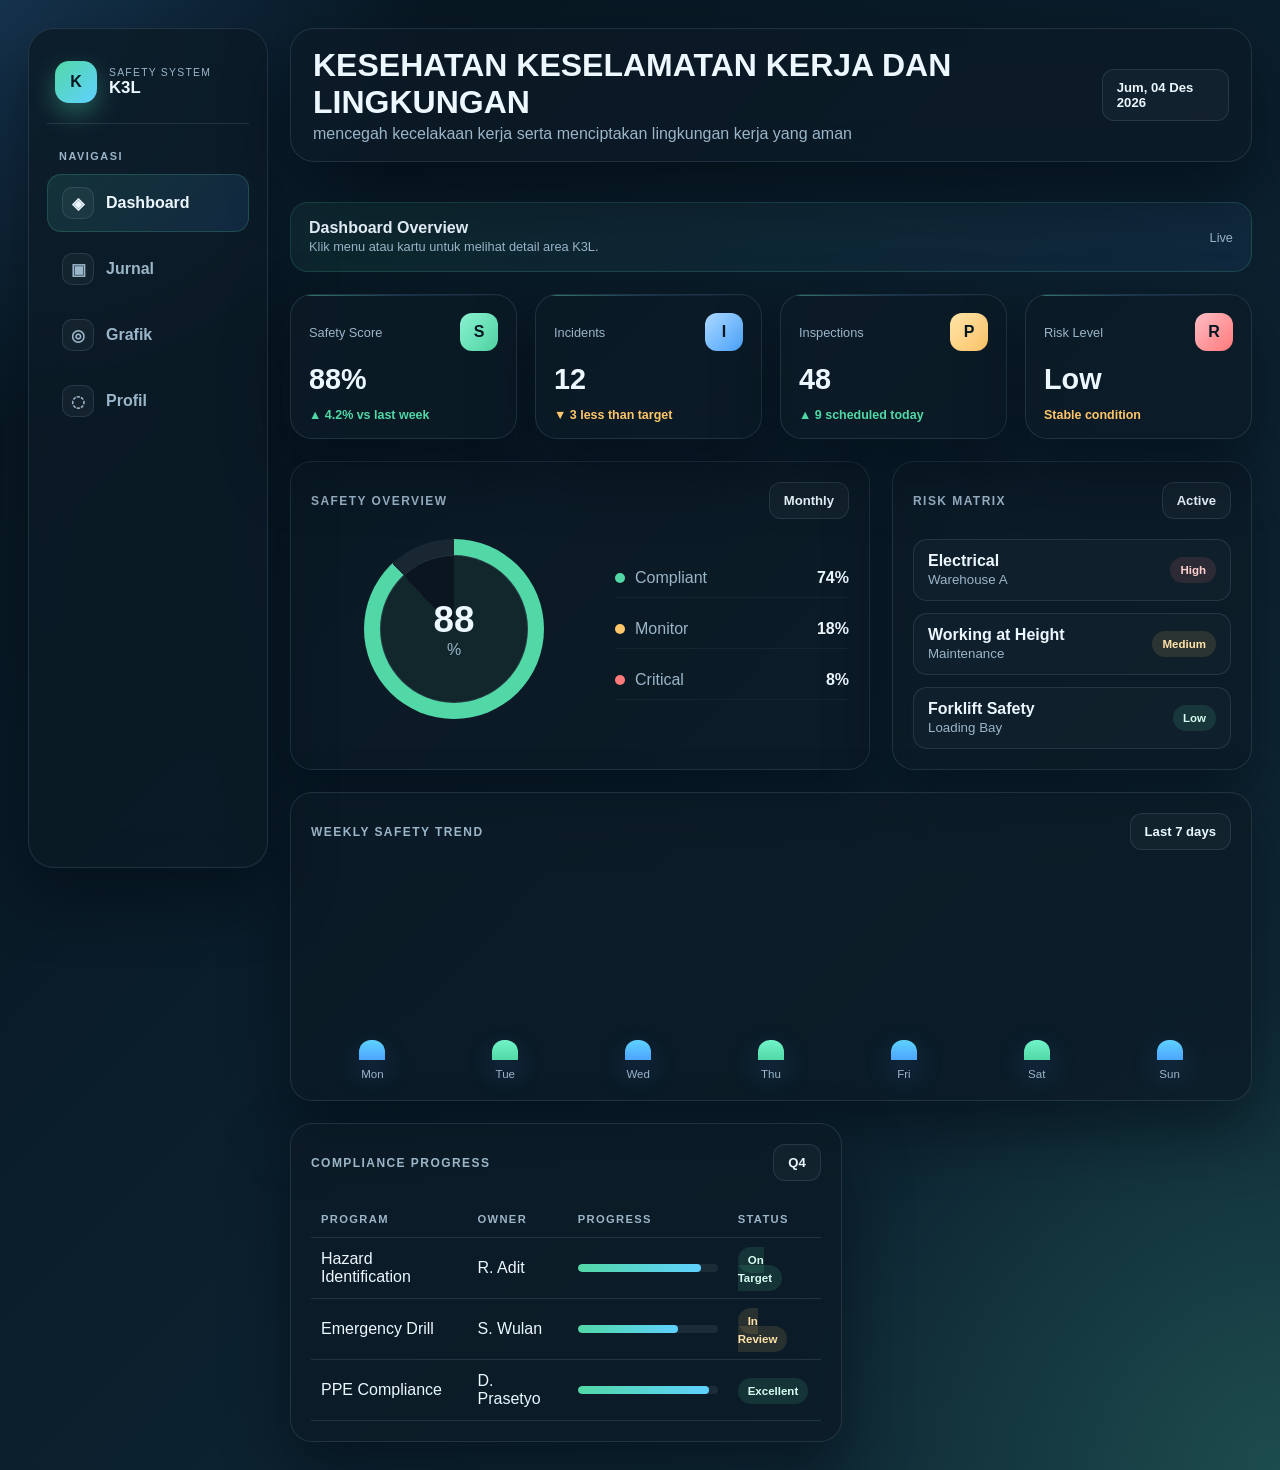
<file: website/index.html>
<!DOCTYPE html>
<html lang="id">
  <head>
    <meta charset="UTF-8" />
    <meta name="viewport" content="width=device-width, initial-scale=1.0" />
    <title>K3L Premium Dashboard</title>
   <link rel="stylesheet" href="style.css">
   <link rel="stylesheet" href="bootstrap-icons.css">
  </head>
  <body> 
    <div class="dashboard">
      <!-- <button class="menu-toggle" type="button" aria-controls="siteSidebar" aria-expanded="false">
        <span aria-hidden="true">☰</span> Menu Navigasi
      </button> -->
      <aside class="sidebar" id="siteSidebar">
        <div class="brand">
          <div class="brand-mark">K</div>
          <div>
            <small>Safety System</small>
            <strong>K3L</strong>
          </div>
         <button class="menu-toggle" type="button" aria-controls="siteSidebar" aria-expanded="false">
        <span aria-hidden="true" class="bi bi-list"></span> 
      </button>
        </div>

        <nav class="nav is-open" aria-label="Navigasi utama">
          <span class="nav-heading">Navigasi</span>
          <a class="nav-item active" href="index.html" aria-current="page"><span class="nav-icon" aria-hidden="true">◈</span> Dashboard</a>
          <a class="nav-item" href="Jurnal.html"><span class="nav-icon" aria-hidden="true">▣</span> Jurnal</a>
          <a class="nav-item" href="Grafik.html"><span class="nav-icon" aria-hidden="true">◎</span> Grafik</a>
          <a class="nav-item" href="Profile.html"><span class="nav-icon" aria-hidden="true">◌</span> Profil</a>
        </nav>

      
      </aside>

      <main class="main">
        <header class="topbar">
          <div class="title-wrap">
            <h1>KESEHATAN KESELAMATAN KERJA DAN LINGKUNGAN</h1>
            <p>mencegah kecelakaan kerja serta menciptakan lingkungan kerja yang aman</p>
          </div>

          <div class="top-actions">
            <div class="pill" id="todayDate">--</div>
            <!-- <button class="btn-primary">Export Report</button> -->
          </div>
        </header>

        <div class="info-panel">
          <div>
            <strong id="detailTitle">Dashboard Overview</strong>
            <span id="detailText">Klik menu atau kartu untuk melihat detail area K3L.</span>
          </div>
          <span class="chip" id="detailBadge">Live</span>
        </div>

        <section class="stat-grid">
          <div class="card metric-card">
            <div class="metric-top">
              <span>Safety Score</span>
              <div class="metric-icon" style="background: linear-gradient(135deg, #8af0d0, var(--green));">S</div>
            </div>
            <strong>88%</strong>
            <div class="trend">▲ 4.2% vs last week</div>
          </div>

          <div class="card metric-card">
            <div class="metric-top">
              <span>Incidents</span>
              <div class="metric-icon" style="background: linear-gradient(135deg, #abd8ff, var(--blue));">I</div>
            </div>
            <strong>12</strong>
            <div class="trend warn">▼ 3 less than target</div>
          </div>

          <div class="card metric-card">
            <div class="metric-top">
              <span>Inspections</span>
              <div class="metric-icon" style="background: linear-gradient(135deg, #ffe4a8, var(--amber));">P</div>
            </div>
            <strong>48</strong>
            <div class="trend">▲ 9 scheduled today</div>
          </div>

          <div class="card metric-card">
            <div class="metric-top">
              <span>Risk Level</span>
              <div class="metric-icon" style="background: linear-gradient(135deg, #ffbcc5, var(--red));">R</div>
            </div>
            <strong>Low</strong>
            <div class="trend warn">Stable condition</div>
          </div>
        </section>

        <section class="content-grid">
          <div class="panel">
            <div class="panel-header">
              <h3>Safety Overview</h3>
              <span class="pill">Monthly</span>
            </div>

            <div class="score-panel">
              <div class="ring" aria-label="Safety score 88 percent">
                <div class="ring-value">
                  <strong>88</strong>
                  <span>%</span>
                </div>
              </div>

              <div class="legend">
                <div class="legend-row">
                  <div class="legend-label"><span class="dot" style="background: var(--green);"></span> Compliant</div>
                  <strong>74%</strong>
                </div>
                <div class="legend-row">
                  <div class="legend-label"><span class="dot" style="background: var(--amber);"></span> Monitor</div>
                  <strong>18%</strong>
                </div>
                <div class="legend-row">
                  <div class="legend-label"><span class="dot" style="background: var(--red);"></span> Critical</div>
                  <strong>8%</strong>
                </div>
              </div>
            </div>
          </div>

          <div class="panel">
            <div class="panel-header">
              <h3>Risk Matrix</h3>
              <span class="pill">Active</span>
            </div>

            <div class="risk-list">
              <div class="risk-item">
                <div>
                  <strong>Electrical</strong>
                  <small>Warehouse A</small>
                </div>
                <span class="risk-tag tag-red">High</span>
              </div>

              <div class="risk-item">
                <div>
                  <strong>Working at Height</strong>
                  <small>Maintenance</small>
                </div>
                <span class="risk-tag tag-amber">Medium</span>
              </div>

              <div class="risk-item">
                <div>
                  <strong>Forklift Safety</strong>
                  <small>Loading Bay</small>
                </div>
                <span class="risk-tag tag-green">Low</span>
              </div>
            </div>
          </div>
        </section>

        <section class="panel">
          <div class="panel-header">
            <h3>Weekly Safety Trend</h3>
            <span class="pill">Last 7 days</span>
          </div>

          <div class="chart-wrap">
            <div class="bars" aria-label="weekly safety trend chart">
              <div class="bar-group"><div class="bar" style="height: 54%;"></div><span>Mon</span></div>
              <div class="bar-group"><div class="bar alt" style="height: 70%;"></div><span>Tue</span></div>
              <div class="bar-group"><div class="bar" style="height: 63%;"></div><span>Wed</span></div>
              <div class="bar-group"><div class="bar alt" style="height: 84%;"></div><span>Thu</span></div>
              <div class="bar-group"><div class="bar" style="height: 76%;"></div><span>Fri</span></div>
              <div class="bar-group"><div class="bar alt" style="height: 92%;"></div><span>Sat</span></div>
              <div class="bar-group"><div class="bar" style="height: 88%;"></div><span>Sun</span></div>
            </div>
          </div>
        </section>

        <section class="bottom-grid">
          <div class="panel">
            <div class="panel-header">
              <h3>Compliance Progress</h3>
              <span class="pill">Q4</span>
            </div>

            <table>
              <thead>
                <tr>
                  <th>Program</th>
                  <th>Owner</th>
                  <th>Progress</th>
                  <th>Status</th>
                </tr>
              </thead>
              <tbody>
                <tr>
                  <td>Hazard Identification</td>
                  <td>R. Adit</td>
                  <td><div class="progress"><span style="width: 88%;"></span></div></td>
                  <td><span class="risk-tag tag-green">On Target</span></td>
                </tr>
                <tr>
                  <td>Emergency Drill</td>
                  <td>S. Wulan</td>
                  <td><div class="progress"><span style="width: 72%;"></span></div></td>
                  <td><span class="risk-tag tag-amber">In Review</span></td>
                </tr>
                <tr>
                  <td>PPE Compliance</td>
                  <td>D. Prasetyo</td>
                  <td><div class="progress"><span style="width: 94%;"></span></div></td>
                  <td><span class="risk-tag tag-green">Excellent</span></td>
                </tr>
              </tbody>
            </table>
          </div>

          <!-- <div class="panel">
            <div class="panel-header">
              <h3>Latest Alerts</h3>
              <span class="pill">3 items</span>
            </div>

            <div class="alert-list">
              <div class="alert-item">
                <div class="alert-icon red">!</div>
                <div class="alert-text">
                  <strong>Gas detector calibration overdue</strong>
                  <small>Priority: High</small>
                </div>
              </div>

              <div class="alert-item">
                <div class="alert-icon amber">i</div>
                <div class="alert-text">
                  <strong>Scaffolding inspection pending</strong>
                  <small>Due by 17:00</small>
                </div>
              </div>

              <div class="alert-item">
                <div class="alert-icon green">✓</div>
                <div class="alert-text">
                  <strong>First aid room checklist approved</strong>
                  <small>Completed today</small>
                </div>
              </div>
            </div>
          </div> -->
        </section>
      </main>
    </div>

    <script>
      const menuToggle = document.querySelector('.menu-toggle');
      const sidebar = document.getElementById('siteSidebar');

      menuToggle.addEventListener('click', () => {
        const isOpen = sidebar.classList.toggle('is-open');
        menuToggle.setAttribute('aria-expanded', String(isOpen));
        menuToggle.innerHTML = isOpen
          ? '<span aria-hidden="true" class="bi bi-x"></span> '
          : '<span aria-hidden="true" class="bi bi-list"></span> ';
      });

      window.matchMedia('(min-width: 1181px)').addEventListener('change', (event) => {
        if (event.matches) {
          sidebar.classList.remove('is-open');
          menuToggle.setAttribute('aria-expanded', 'false');
          menuToggle.innerHTML = '<span aria-hidden="true" class="bi bi-list"></span> ';
        }
      });

      const dateEl = document.getElementById('todayDate');
      const now = new Date();
      dateEl.textContent = now.toLocaleDateString('id-ID', {
        weekday: 'short',
        day: '2-digit',
        month: 'short',
        year: 'numeric'
      });

      const setDetail = (title, text, badge = 'Live') => {
        document.getElementById('detailTitle').textContent = title;
        document.getElementById('detailText').textContent = text;
        document.getElementById('detailBadge').textContent = badge;
      };

      document.querySelectorAll('.nav-item').forEach((item) => {
        item.addEventListener('click', () => {
          document.querySelectorAll('.nav-item').forEach((nav) => nav.classList.remove('active'));
          item.classList.add('active');

          const label = item.textContent.trim();
          setDetail(label, `Memantau area ${label.toLowerCase()} dan perkembangan performa K3L saat ini.`, 'Active');
        });
      });

      document.querySelectorAll('.metric-card').forEach((card, index) => {
        card.addEventListener('click', () => {
          document.querySelectorAll('.metric-card').forEach((c) => c.classList.remove('active'));
          card.classList.add('active');

          const labels = {
            0: ['Safety Score', 'Pencapaian score keselamatan meningkat dan konsisten pada level aman.'],
            1: ['Incident Trend', 'Jumlah insiden turun dibanding target mingguan dan area kerja lebih terkendali.'],
            2: ['Inspection Coverage', 'Pelaksanaan inspeksi tinggi dengan jadwal hari ini terselesaikan.'],
            3: ['Risk Level', 'Tingkat risiko tetap terkendali dengan status aman untuk area operasi.']
          };

          const [title, text] = labels[index] || ['Dashboard Overview', 'Klik menu atau kartu untuk melihat detail area K3L.'];
          setDetail(title, text, 'Updated');
        });
      });

      document.querySelectorAll('.risk-item, .alert-item, .task-item').forEach((item) => {
        item.addEventListener('click', () => {
          document.querySelectorAll('.risk-item, .alert-item, .task-item').forEach((el) => el.classList.remove('active'));
          item.classList.add('active');
          const title = item.querySelector('strong')?.textContent || 'Area Dipilih';
          const desc = item.querySelector('small')?.textContent || 'Detail item dipilih dan perlu tindak lanjut segera.';
          setDetail(title, desc, 'Selected');
        });
      });
    </script>
  </body>
</html>
</file>
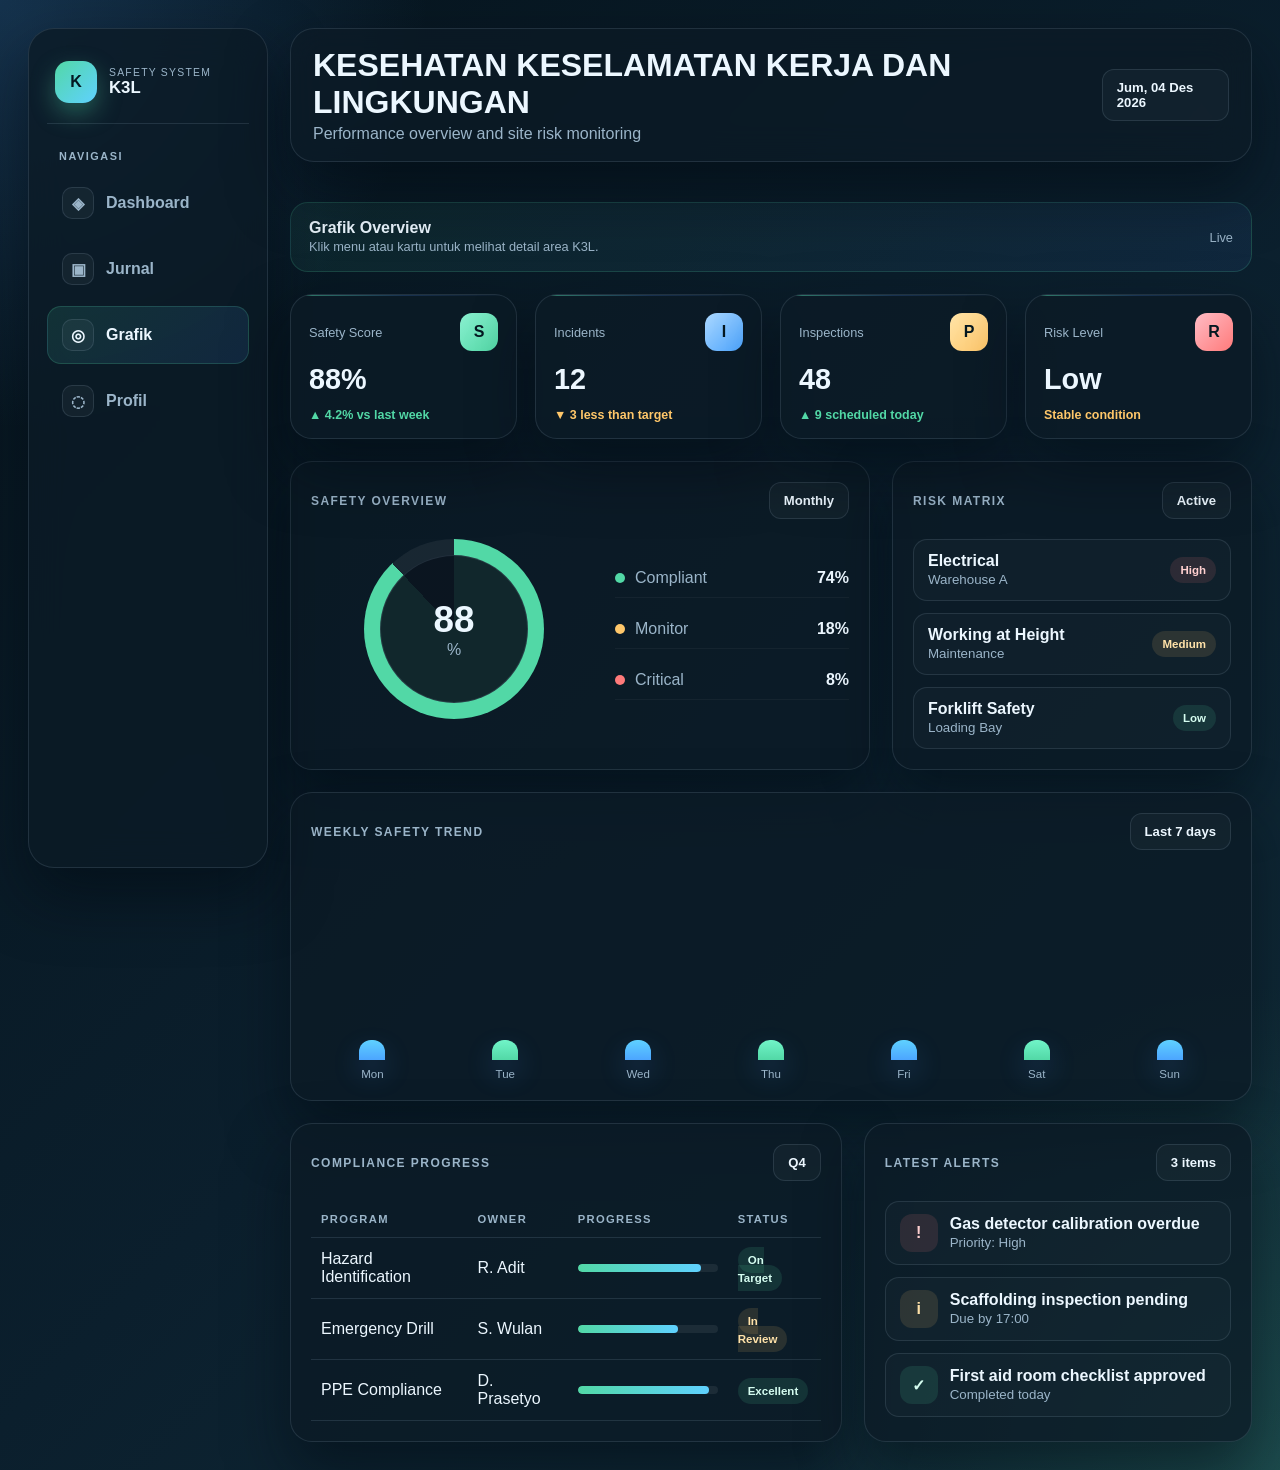
<file: website/Grafik.html>
<!DOCTYPE html>
<html lang="id">
  <head>
    <meta charset="UTF-8" />
    <meta name="viewport" content="width=device-width, initial-scale=1.0" />
    <title>K3L Premium Dashboard</title>
   <link rel="stylesheet" href="style.css">
   <link rel="stylesheet" href="bootstrap-icons.css">
  </head>
  <body>
    <div class="dashboard">
      <aside class="sidebar" id="siteSidebar">
        <div class="brand">
          <div class="brand-mark">K</div>
          <div>
            <small>Safety System</small>
            <strong>K3L</strong>
          </div>
           <button class="menu-toggle" type="button" aria-controls="siteSidebar" aria-expanded="false">
        <span aria-hidden="true" class="bi bi-list"></span> 
        </div>

        <nav class="nav" aria-label="Navigasi utama">
          <span class="nav-heading">Navigasi</span>
          <a class="nav-item" href="index.html"><span class="nav-icon" aria-hidden="true">◈</span> Dashboard</a>
          <a class="nav-item" href="Jurnal.html"><span class="nav-icon" aria-hidden="true">▣</span> Jurnal</a>
          <a class="nav-item active" href="Grafik.html" aria-current="page"><span class="nav-icon" aria-hidden="true">◎</span> Grafik</a>
          <a class="nav-item" href="Profile.html"><span class="nav-icon" aria-hidden="true">◌</span> Profil</a>
        </nav>

       
      </aside>

      <main class="main">
        <header class="topbar">
          <div class="title-wrap">
            <h1>KESEHATAN KESELAMATAN KERJA DAN LINGKUNGAN</h1>
            <p>Performance overview and site risk monitoring</p>
          </div>

          <div class="top-actions">
            <div class="pill" id="todayDate">--</div>
          </div>
        </header>

        <div class="info-panel">
          <div>
            <strong id="detailTitle">Grafik Overview</strong>
            <span id="detailText">Klik menu atau kartu untuk melihat detail area K3L.</span>
          </div>
          <span class="chip" id="detailBadge">Live</span>
        </div>

        <section class="stat-grid">
          <div class="card metric-card">
            <div class="metric-top">
              <span>Safety Score</span>
              <div class="metric-icon" style="background: linear-gradient(135deg, #8af0d0, var(--green));">S</div>
            </div>
            <strong>88%</strong>
            <div class="trend">▲ 4.2% vs last week</div>
          </div>

          <div class="card metric-card">
            <div class="metric-top">
              <span>Incidents</span>
              <div class="metric-icon" style="background: linear-gradient(135deg, #abd8ff, var(--blue));">I</div>
            </div>
            <strong>12</strong>
            <div class="trend warn">▼ 3 less than target</div>
          </div>

          <div class="card metric-card">
            <div class="metric-top">
              <span>Inspections</span>
              <div class="metric-icon" style="background: linear-gradient(135deg, #ffe4a8, var(--amber));">P</div>
            </div>
            <strong>48</strong>
            <div class="trend">▲ 9 scheduled today</div>
          </div>

          <div class="card metric-card">
            <div class="metric-top">
              <span>Risk Level</span>
              <div class="metric-icon" style="background: linear-gradient(135deg, #ffbcc5, var(--red));">R</div>
            </div>
            <strong>Low</strong>
            <div class="trend warn">Stable condition</div>
          </div>
        </section>

        <section class="content-grid">
          <div class="panel">
            <div class="panel-header">
              <h3>Safety Overview</h3>
              <span class="pill">Monthly</span>
            </div>

            <div class="score-panel">
              <div class="ring" aria-label="Safety score 88 percent">
                <div class="ring-value">
                  <strong>88</strong>
                  <span>%</span>
                </div>
              </div>

              <div class="legend">
                <div class="legend-row">
                  <div class="legend-label"><span class="dot" style="background: var(--green);"></span> Compliant</div>
                  <strong>74%</strong>
                </div>
                <div class="legend-row">
                  <div class="legend-label"><span class="dot" style="background: var(--amber);"></span> Monitor</div>
                  <strong>18%</strong>
                </div>
                <div class="legend-row">
                  <div class="legend-label"><span class="dot" style="background: var(--red);"></span> Critical</div>
                  <strong>8%</strong>
                </div>
              </div>
            </div>
          </div>

          <div class="panel">
            <div class="panel-header">
              <h3>Risk Matrix</h3>
              <span class="pill">Active</span>
            </div>

            <div class="risk-list">
              <div class="risk-item">
                <div>
                  <strong>Electrical</strong>
                  <small>Warehouse A</small>
                </div>
                <span class="risk-tag tag-red">High</span>
              </div>

              <div class="risk-item">
                <div>
                  <strong>Working at Height</strong>
                  <small>Maintenance</small>
                </div>
                <span class="risk-tag tag-amber">Medium</span>
              </div>

              <div class="risk-item">
                <div>
                  <strong>Forklift Safety</strong>
                  <small>Loading Bay</small>
                </div>
                <span class="risk-tag tag-green">Low</span>
              </div>
            </div>
          </div>
        </section>

        <section class="panel">
          <div class="panel-header">
            <h3>Weekly Safety Trend</h3>
            <span class="pill">Last 7 days</span>
          </div>

          <div class="chart-wrap">
            <div class="bars" aria-label="weekly safety trend chart">
              <div class="bar-group"><div class="bar" style="height: 54%;"></div><span>Mon</span></div>
              <div class="bar-group"><div class="bar alt" style="height: 70%;"></div><span>Tue</span></div>
              <div class="bar-group"><div class="bar" style="height: 63%;"></div><span>Wed</span></div>
              <div class="bar-group"><div class="bar alt" style="height: 84%;"></div><span>Thu</span></div>
              <div class="bar-group"><div class="bar" style="height: 76%;"></div><span>Fri</span></div>
              <div class="bar-group"><div class="bar alt" style="height: 92%;"></div><span>Sat</span></div>
              <div class="bar-group"><div class="bar" style="height: 88%;"></div><span>Sun</span></div>
            </div>
          </div>
        </section>

        <section class="bottom-grid">
          <div class="panel">
            <div class="panel-header">
              <h3>Compliance Progress</h3>
              <span class="pill">Q4</span>
            </div>

            <table>
              <thead>
                <tr>
                  <th>Program</th>
                  <th>Owner</th>
                  <th>Progress</th>
                  <th>Status</th>
                </tr>
              </thead>
              <tbody>
                <tr>
                  <td>Hazard Identification</td>
                  <td>R. Adit</td>
                  <td><div class="progress"><span style="width: 88%;"></span></div></td>
                  <td><span class="risk-tag tag-green">On Target</span></td>
                </tr>
                <tr>
                  <td>Emergency Drill</td>
                  <td>S. Wulan</td>
                  <td><div class="progress"><span style="width: 72%;"></span></div></td>
                  <td><span class="risk-tag tag-amber">In Review</span></td>
                </tr>
                <tr>
                  <td>PPE Compliance</td>
                  <td>D. Prasetyo</td>
                  <td><div class="progress"><span style="width: 94%;"></span></div></td>
                  <td><span class="risk-tag tag-green">Excellent</span></td>
                </tr>
              </tbody>
            </table>
          </div>

          <div class="panel">
            <div class="panel-header">
              <h3>Latest Alerts</h3>
              <span class="pill">3 items</span>
            </div>

            <div class="alert-list">
              <div class="alert-item">
                <div class="alert-icon red">!</div>
                <div class="alert-text">
                  <strong>Gas detector calibration overdue</strong>
                  <small>Priority: High</small>
                </div>
              </div>

              <div class="alert-item">
                <div class="alert-icon amber">i</div>
                <div class="alert-text">
                  <strong>Scaffolding inspection pending</strong>
                  <small>Due by 17:00</small>
                </div>
              </div>

              <div class="alert-item">
                <div class="alert-icon green">✓</div>
                <div class="alert-text">
                  <strong>First aid room checklist approved</strong>
                  <small>Completed today</small>
                </div>
              </div>
            </div>
          </div>
        </section>
      </main>
    </div>

    <script>
      const menuToggle = document.querySelector('.menu-toggle');
      const sidebar = document.getElementById('siteSidebar');

      menuToggle.addEventListener('click', () => {
        const isOpen = sidebar.classList.toggle('is-open');
        menuToggle.setAttribute('aria-expanded', String(isOpen));
        menuToggle.innerHTML = isOpen
          ? '<span aria-hidden="true">×</span> '
          : '<span aria-hidden="true">☰</span> ';
      });

      window.matchMedia('(min-width: 1181px)').addEventListener('change', (event) => {
        if (event.matches) {
          sidebar.classList.remove('is-open');
          menuToggle.setAttribute('aria-expanded', 'false');
          menuToggle.innerHTML = '<span aria-hidden="true">☰</span> Menu Navigasi';
        }
      });

      const dateEl = document.getElementById('todayDate');
      const now = new Date();
      dateEl.textContent = now.toLocaleDateString('id-ID', {
        weekday: 'short',
        day: '2-digit',
        month: 'short',
        year: 'numeric'
      });

      const setDetail = (title, text, badge = 'Live') => {
        document.getElementById('detailTitle').textContent = title;
        document.getElementById('detailText').textContent = text;
        document.getElementById('detailBadge').textContent = badge;
      };

      document.querySelectorAll('.nav-item').forEach((item) => {
        item.addEventListener('click', () => {
          document.querySelectorAll('.nav-item').forEach((nav) => nav.classList.remove('active'));
          item.classList.add('active');

          const label = item.textContent.trim();
          setDetail(label, `Memantau area ${label.toLowerCase()} dan perkembangan performa K3L saat ini.`, 'Active');
        });
      });

      document.querySelectorAll('.metric-card').forEach((card, index) => {
        card.addEventListener('click', () => {
          document.querySelectorAll('.metric-card').forEach((c) => c.classList.remove('active'));
          card.classList.add('active');

          const labels = {
            0: ['Safety Score', 'Pencapaian score keselamatan meningkat dan konsisten pada level aman.'],
            1: ['Incident Trend', 'Jumlah insiden turun dibanding target mingguan dan area kerja lebih terkendali.'],
            2: ['Inspection Coverage', 'Pelaksanaan inspeksi tinggi dengan jadwal hari ini terselesaikan.'],
            3: ['Risk Level', 'Tingkat risiko tetap terkendali dengan status aman untuk area operasi.']
          };

          const [title, text] = labels[index] || ['Dashboard Overview', 'Klik menu atau kartu untuk melihat detail area K3L.'];
          setDetail(title, text, 'Updated');
        });
      });

      document.querySelectorAll('.risk-item, .alert-item, .task-item').forEach((item) => {
        item.addEventListener('click', () => {
          document.querySelectorAll('.risk-item, .alert-item, .task-item').forEach((el) => el.classList.remove('active'));
          item.classList.add('active');
          const title = item.querySelector('strong')?.textContent || 'Area Dipilih';
          const desc = item.querySelector('small')?.textContent || 'Detail item dipilih dan perlu tindak lanjut segera.';
          setDetail(title, desc, 'Selected');
        });
      });
    </script>
  </body>
</html>
</file>
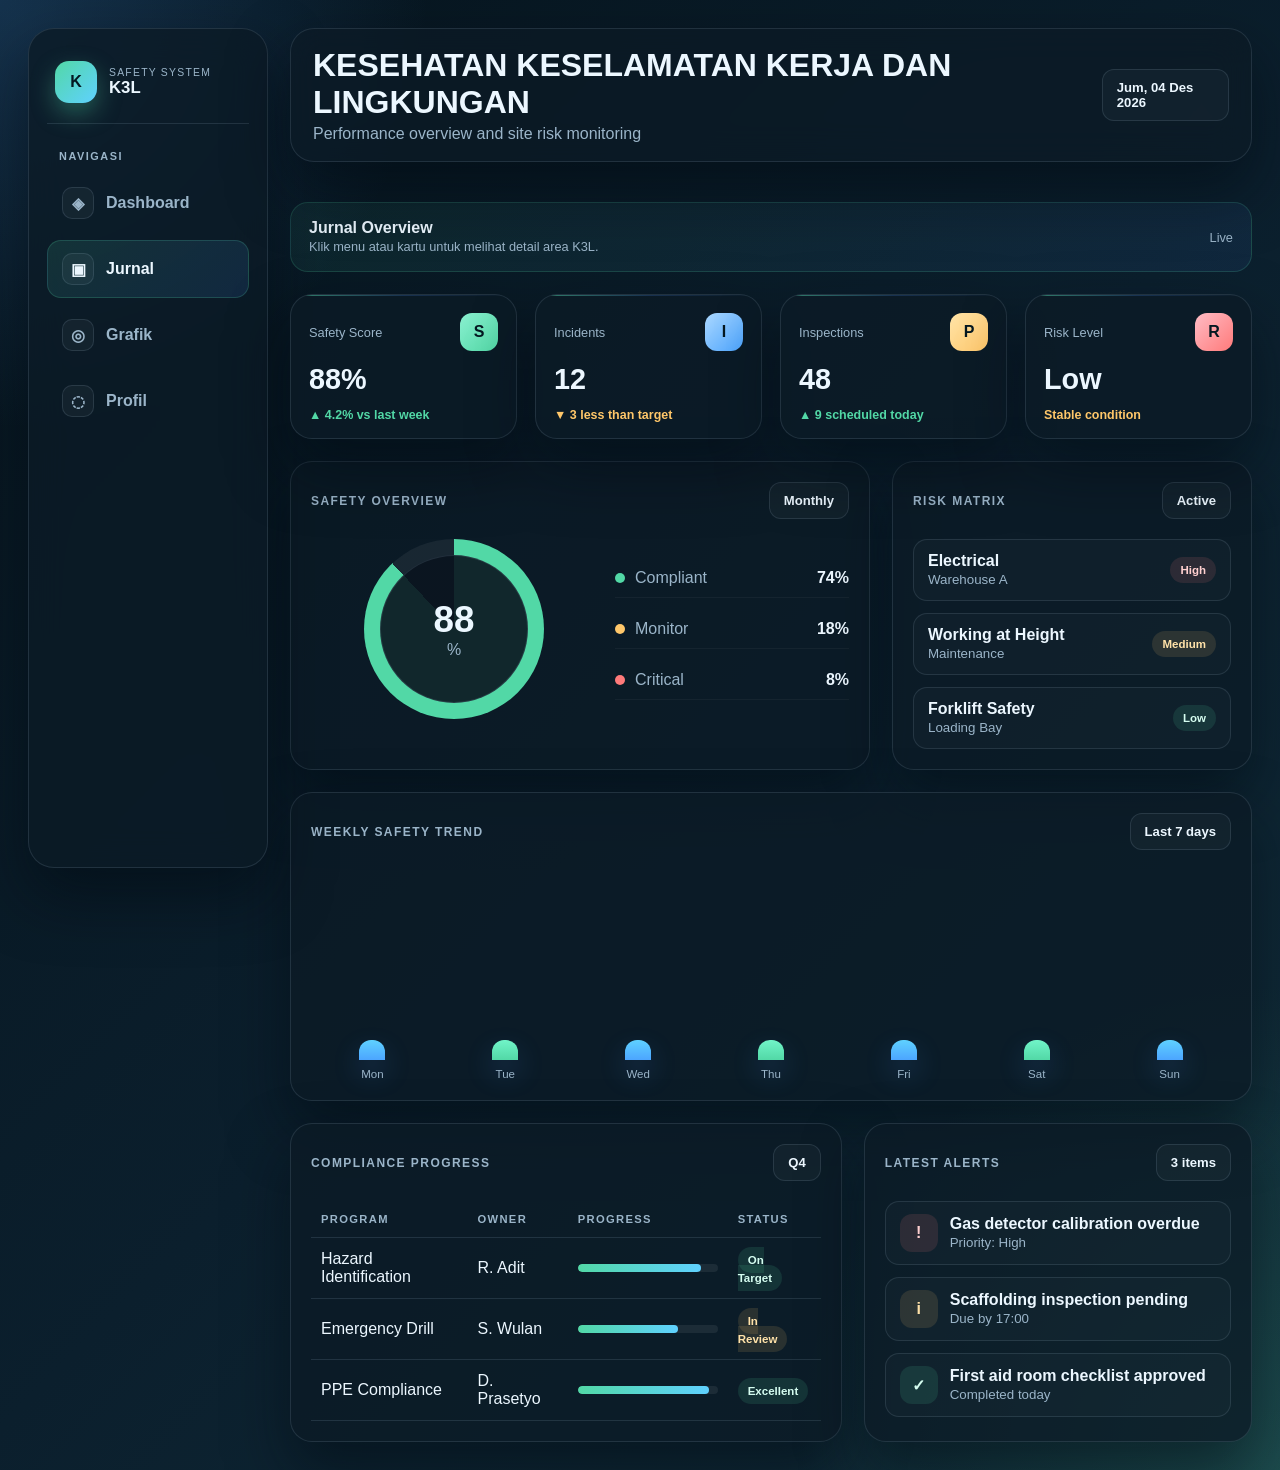
<file: website/Jurnal.html>
<!DOCTYPE html>
<html lang="id">
  <head>
    <meta charset="UTF-8" />
    <meta name="viewport" content="width=device-width, initial-scale=1.0" />
    <title>K3L Premium Dashboard</title>
   <link rel="stylesheet" href="style.css">
   <link rel="stylesheet" href="bootstrap-icons.css">
  </head>
  <body>
    <div class="dashboard">
      
      <aside class="sidebar" id="siteSidebar">
        <div class="brand">
          <div class="brand-mark">K</div>
          <div>
            <small>Safety System</small>
            <strong>K3L</strong>
          </div>
          <button class="menu-toggle" type="button" aria-controls="siteSidebar" aria-expanded="false">
        <span aria-hidden="true" class="bi bi-list"></span> 
        </div>

        <nav class="nav" aria-label="Navigasi utama">
          <span class="nav-heading">Navigasi</span>
          <a class="nav-item" href="index.html"><span class="nav-icon" aria-hidden="true">◈</span> Dashboard</a>
          <a class="nav-item active" href="Jurnal.html" aria-current="page"><span class="nav-icon" aria-hidden="true">▣</span> Jurnal</a>
          <a class="nav-item" href="Grafik.html"><span class="nav-icon" aria-hidden="true">◎</span> Grafik</a>
          <a class="nav-item" href="Profile.html"><span class="nav-icon" aria-hidden="true">◌</span> Profil</a>
        </nav>

      
      </aside>

      <main class="main">
        <header class="topbar">
          <div class="title-wrap">
            <h1>KESEHATAN KESELAMATAN KERJA DAN LINGKUNGAN</h1>
            <p>Performance overview and site risk monitoring</p>
          </div>

          <div class="top-actions">
            <div class="pill" id="todayDate">--</div>
          </div>
        </header>

        <div class="info-panel">
          <div>
            <strong id="detailTitle">Jurnal Overview</strong>
            <span id="detailText">Klik menu atau kartu untuk melihat detail area K3L.</span>
          </div>
          <span class="chip" id="detailBadge">Live</span>
        </div>

        <section class="stat-grid">
          <div class="card metric-card">
            <div class="metric-top">
              <span>Safety Score</span>
              <div class="metric-icon" style="background: linear-gradient(135deg, #8af0d0, var(--green));">S</div>
            </div>
            <strong>88%</strong>
            <div class="trend">▲ 4.2% vs last week</div>
          </div>

          <div class="card metric-card">
            <div class="metric-top">
              <span>Incidents</span>
              <div class="metric-icon" style="background: linear-gradient(135deg, #abd8ff, var(--blue));">I</div>
            </div>
            <strong>12</strong>
            <div class="trend warn">▼ 3 less than target</div>
          </div>

          <div class="card metric-card">
            <div class="metric-top">
              <span>Inspections</span>
              <div class="metric-icon" style="background: linear-gradient(135deg, #ffe4a8, var(--amber));">P</div>
            </div>
            <strong>48</strong>
            <div class="trend">▲ 9 scheduled today</div>
          </div>

          <div class="card metric-card">
            <div class="metric-top">
              <span>Risk Level</span>
              <div class="metric-icon" style="background: linear-gradient(135deg, #ffbcc5, var(--red));">R</div>
            </div>
            <strong>Low</strong>
            <div class="trend warn">Stable condition</div>
          </div>
        </section>

        <section class="content-grid">
          <div class="panel">
            <div class="panel-header">
              <h3>Safety Overview</h3>
              <span class="pill">Monthly</span>
            </div>

            <div class="score-panel">
              <div class="ring" aria-label="Safety score 88 percent">
                <div class="ring-value">
                  <strong>88</strong>
                  <span>%</span>
                </div>
              </div>

              <div class="legend">
                <div class="legend-row">
                  <div class="legend-label"><span class="dot" style="background: var(--green);"></span> Compliant</div>
                  <strong>74%</strong>
                </div>
                <div class="legend-row">
                  <div class="legend-label"><span class="dot" style="background: var(--amber);"></span> Monitor</div>
                  <strong>18%</strong>
                </div>
                <div class="legend-row">
                  <div class="legend-label"><span class="dot" style="background: var(--red);"></span> Critical</div>
                  <strong>8%</strong>
                </div>
              </div>
            </div>
          </div>

          <div class="panel">
            <div class="panel-header">
              <h3>Risk Matrix</h3>
              <span class="pill">Active</span>
            </div>

            <div class="risk-list">
              <div class="risk-item">
                <div>
                  <strong>Electrical</strong>
                  <small>Warehouse A</small>
                </div>
                <span class="risk-tag tag-red">High</span>
              </div>

              <div class="risk-item">
                <div>
                  <strong>Working at Height</strong>
                  <small>Maintenance</small>
                </div>
                <span class="risk-tag tag-amber">Medium</span>
              </div>

              <div class="risk-item">
                <div>
                  <strong>Forklift Safety</strong>
                  <small>Loading Bay</small>
                </div>
                <span class="risk-tag tag-green">Low</span>
              </div>
            </div>
          </div>
        </section>

        <section class="panel">
          <div class="panel-header">
            <h3>Weekly Safety Trend</h3>
            <span class="pill">Last 7 days</span>
          </div>

          <div class="chart-wrap">
            <div class="bars" aria-label="weekly safety trend chart">
              <div class="bar-group"><div class="bar" style="height: 54%;"></div><span>Mon</span></div>
              <div class="bar-group"><div class="bar alt" style="height: 70%;"></div><span>Tue</span></div>
              <div class="bar-group"><div class="bar" style="height: 63%;"></div><span>Wed</span></div>
              <div class="bar-group"><div class="bar alt" style="height: 84%;"></div><span>Thu</span></div>
              <div class="bar-group"><div class="bar" style="height: 76%;"></div><span>Fri</span></div>
              <div class="bar-group"><div class="bar alt" style="height: 92%;"></div><span>Sat</span></div>
              <div class="bar-group"><div class="bar" style="height: 88%;"></div><span>Sun</span></div>
            </div>
          </div>
        </section>

        <section class="bottom-grid">
          <div class="panel">
            <div class="panel-header">
              <h3>Compliance Progress</h3>
              <span class="pill">Q4</span>
            </div>

            <table>
              <thead>
                <tr>
                  <th>Program</th>
                  <th>Owner</th>
                  <th>Progress</th>
                  <th>Status</th>
                </tr>
              </thead>
              <tbody>
                <tr>
                  <td>Hazard Identification</td>
                  <td>R. Adit</td>
                  <td><div class="progress"><span style="width: 88%;"></span></div></td>
                  <td><span class="risk-tag tag-green">On Target</span></td>
                </tr>
                <tr>
                  <td>Emergency Drill</td>
                  <td>S. Wulan</td>
                  <td><div class="progress"><span style="width: 72%;"></span></div></td>
                  <td><span class="risk-tag tag-amber">In Review</span></td>
                </tr>
                <tr>
                  <td>PPE Compliance</td>
                  <td>D. Prasetyo</td>
                  <td><div class="progress"><span style="width: 94%;"></span></div></td>
                  <td><span class="risk-tag tag-green">Excellent</span></td>
                </tr>
              </tbody>
            </table>
          </div>

          <div class="panel">
            <div class="panel-header">
              <h3>Latest Alerts</h3>
              <span class="pill">3 items</span>
            </div>

            <div class="alert-list">
              <div class="alert-item">
                <div class="alert-icon red">!</div>
                <div class="alert-text">
                  <strong>Gas detector calibration overdue</strong>
                  <small>Priority: High</small>
                </div>
              </div>

              <div class="alert-item">
                <div class="alert-icon amber">i</div>
                <div class="alert-text">
                  <strong>Scaffolding inspection pending</strong>
                  <small>Due by 17:00</small>
                </div>
              </div>

              <div class="alert-item">
                <div class="alert-icon green">✓</div>
                <div class="alert-text">
                  <strong>First aid room checklist approved</strong>
                  <small>Completed today</small>
                </div>
              </div>
            </div>
          </div>
        </section>
      </main>
    </div>

    <script>
      const menuToggle = document.querySelector('.menu-toggle');
      const sidebar = document.getElementById('siteSidebar');

      menuToggle.addEventListener('click', () => {
        const isOpen = sidebar.classList.toggle('is-open');
        menuToggle.setAttribute('aria-expanded', String(isOpen));
        menuToggle.innerHTML = isOpen
          ? '<span aria-hidden="true" class="bi bi-x"></span> '
          : '<span aria-hidden="true" class="bi bi-list"></span> ';
      });

      window.matchMedia('(min-width: 1181px)').addEventListener('change', (event) => {
        if (event.matches) {
          sidebar.classList.remove('is-open');
          menuToggle.setAttribute('aria-expanded', 'false');
          menuToggle.innerHTML = '<span aria-hidden="true" class="bi bi-list"></span> ';
        }
      });

      const dateEl = document.getElementById('todayDate');
      const now = new Date();
      dateEl.textContent = now.toLocaleDateString('id-ID', {
        weekday: 'short',
        day: '2-digit',
        month: 'short',
        year: 'numeric'
      });

      const setDetail = (title, text, badge = 'Live') => {
        document.getElementById('detailTitle').textContent = title;
        document.getElementById('detailText').textContent = text;
        document.getElementById('detailBadge').textContent = badge;
      };

      document.querySelectorAll('.nav-item').forEach((item) => {
        item.addEventListener('click', () => {
          document.querySelectorAll('.nav-item').forEach((nav) => nav.classList.remove('active'));
          item.classList.add('active');

          const label = item.textContent.trim();
          setDetail(label, `Memantau area ${label.toLowerCase()} dan perkembangan performa K3L saat ini.`, 'Active');
        });
      });

      document.querySelectorAll('.metric-card').forEach((card, index) => {
        card.addEventListener('click', () => {
          document.querySelectorAll('.metric-card').forEach((c) => c.classList.remove('active'));
          card.classList.add('active');

          const labels = {
            0: ['Safety Score', 'Pencapaian score keselamatan meningkat dan konsisten pada level aman.'],
            1: ['Incident Trend', 'Jumlah insiden turun dibanding target mingguan dan area kerja lebih terkendali.'],
            2: ['Inspection Coverage', 'Pelaksanaan inspeksi tinggi dengan jadwal hari ini terselesaikan.'],
            3: ['Risk Level', 'Tingkat risiko tetap terkendali dengan status aman untuk area operasi.']
          };

          const [title, text] = labels[index] || ['Dashboard Overview', 'Klik menu atau kartu untuk melihat detail area K3L.'];
          setDetail(title, text, 'Updated');
        });
      });

      document.querySelectorAll('.risk-item, .alert-item, .task-item').forEach((item) => {
        item.addEventListener('click', () => {
          document.querySelectorAll('.risk-item, .alert-item, .task-item').forEach((el) => el.classList.remove('active'));
          item.classList.add('active');
          const title = item.querySelector('strong')?.textContent || 'Area Dipilih';
          const desc = item.querySelector('small')?.textContent || 'Detail item dipilih dan perlu tindak lanjut segera.';
          setDetail(title, desc, 'Selected');
        });
      });
    </script>
  </body>
</html>
</file>
<file: website/style.css>
:root {
   --bg: #06141d;
   --bg-2: #0b1f2d;
   --bg-3: #112d3a;
   --panel: rgba(12, 27, 38, 0.82);
   --panel-strong: rgba(18, 37, 49, 0.92);
   --panel-soft: rgba(24, 50, 65, 0.8);
   --line: rgba(168, 196, 219, 0.14);
   --line-strong: rgba(168, 196, 219, 0.18);
   --text: #ecf7ff;
   --muted: #9bb5c9;
   --green: #52d8a6;
   --green-2: #71f4c8;
   --cyan: #5fd1ff;
   --blue: #4ca5ff;
   --blue-2: #74b7ff;
   --amber: #ffc76a;
   --amber-2: #ffd98a;
   --red: #ff7a7a;
   --red-2: #ffb1b1;
   --shadow: 0 28px 60px rgba(2, 9, 17, 0.52);
 }



 
 a {

   gap: 10px;
   text-decoration: none;
   color: var(--text);

 }

 * {
   box-sizing: border-box;
 }

 html,
 body {
   margin: 0;
   min-height: 100%;
   font-family: "Segoe UI", Tahoma, Geneva, Verdana, sans-serif;
   background:
     radial-gradient(circle at top left, rgba(61, 130, 202, 0.28), transparent 22%),
     radial-gradient(circle at bottom right, rgba(82, 216, 166, 0.18), transparent 25%),
     linear-gradient(135deg, var(--bg) 0%, var(--bg-2) 52%, var(--bg-3) 100%);
   color: var(--text);
 }

 body {
   padding: 28px;
 }

 .dashboard {
   max-width: 1480px;
   margin: 0 auto;
   display: grid;
   grid-template-columns: 240px 1fr;
   gap: 22px;
 }

 .menu-toggle {
   display: none;
   align-items: center;
   justify-content: center;
   gap: 10px;
   min-height: 48px;
   padding: 12px 16px;
   border: 1px solid rgba(82, 216, 166, 0.24);
   border-radius: 14px;
   background: linear-gradient(135deg, rgba(82, 216, 166, 0.14), rgba(79, 144, 255, 0.12));
   color: var(--text);
   font: inherit;
   font-weight: 700;
   cursor: pointer;
 }

 .menu-toggle:focus-visible {
   outline: 2px solid var(--cyan);
   outline-offset: 3px;
 }

 .sidebar {
   background: rgba(12, 27, 38, 0.8);
   border: 1px solid var(--line);
   border-radius: 26px;
   box-shadow: var(--shadow);
   padding: 22px 18px;
   min-height: 840px;
   align-self: start;
   position: sticky;
   top: 28px;
   backdrop-filter: blur(18px);
 }

 .brand {
   display: flex;
   align-items: center;
   gap: 12px;
   padding: 10px 8px 20px;
   border-bottom: 1px solid var(--line);
 }

 .brand-mark {
   width: 42px;
   height: 42px;
   border-radius: 14px;
   background: linear-gradient(135deg, var(--green), var(--cyan));
   color: #031721;
   display: grid;
   place-items: center;
   font-weight: 800;
   box-shadow: 0 10px 25px rgba(82, 216, 166, 0.35);
 }

 .brand small {
   display: block;
   color: var(--muted);
   letter-spacing: 0.12em;
   text-transform: uppercase;
   font-size: 0.65rem;
 }

 .brand strong {
   display: block;
   font-size: 1.05rem;
 }

 .nav {
   margin-top: 26px;
   display: grid;
   gap: 8px;
 }

 .nav-heading {
   padding: 0 12px 4px;
   color: var(--muted);
   font-size: 0.68rem;
   font-weight: 700;
   letter-spacing: 0.14em;
   text-transform: uppercase;
 }

 .nav-item {
   display: flex;
   align-items: center;
   gap: 12px;
   width: 100%;
   padding: 12px 14px;
   border-radius: 14px;
   color: var(--muted);
   font-weight: 600;
   border: 1px solid transparent;
   text-decoration: none;
   transition: all 0.2s ease;
 }

 .nav-item:hover,
 .nav-item:focus-visible,
 .metric-card:hover,
 .risk-item:hover,
 .alert-item:hover,
 .task-item:hover {
   transform: translateY(-1px);
   border-color: rgba(82, 216, 166, 0.2);
 }

 .nav-item:focus-visible {
   outline: 2px solid var(--cyan);
   outline-offset: 2px;
 }

 .nav-item.active {
   background: linear-gradient(135deg, rgba(82, 216, 166, 0.12), rgba(79, 144, 255, 0.12));
   color: var(--text);
   border-color: rgba(82, 216, 166, 0.2);
 }

 .nav-icon {
   width: 32px;
   height: 32px;
   border-radius: 10px;
   display: grid;
   place-items: center;
   background: rgba(255, 255, 255, 0.04);
   border: 1px solid var(--line);
 }

 .sidebar-card {
   margin-top: 28px;
   padding: 16px 14px;
   border-radius: 18px;
   background: linear-gradient(180deg, rgba(82, 216, 166, 0.08), rgba(79, 144, 255, 0.04));
   border: 1px solid rgba(82, 216, 166, 0.16);
 }

 .sidebar-card small {
   color: var(--muted);
   display: block;
   margin-bottom: 8px;
 }

 .sidebar-card strong {
   display: block;
   font-size: 1.8rem;
   margin-bottom: 8px;
 }

 .sidebar-card .chip {
   display: inline-block;
   background: rgba(82, 216, 166, 0.12);
   color: #c4f5df;
   border: 1px solid rgba(82, 216, 166, 0.2);
   border-radius: 999px;
   padding: 6px 10px;
   font-size: 0.72rem;
   font-weight: 700;
 }

 .main {
   display: grid;
   gap: 22px;
 }

 .topbar {
   display: flex;
   justify-content: space-between;
   align-items: center;
   background: rgba(12, 27, 38, 0.7);
   border: 1px solid var(--line);
   border-radius: 24px;
   padding: 18px 22px;
   box-shadow: var(--shadow);
   backdrop-filter: blur(18px);
 }

 .title-wrap h1 {
   margin: 0;
   font-size: 2rem;
 }

 .title-wrap p {
   margin: 4px 0 0;
   color: var(--muted);
 }

 .top-actions {
   display: flex;
   align-items: center;
   gap: 12px;
 }

 .pill,
 .btn-primary {
   border: 1px solid var(--line);
   border-radius: 12px;
   padding: 10px 14px;
   font-size: 0.82rem;
   background: rgba(255, 255, 255, 0.03);
   color: var(--text);
   font-weight: 600;
 }

 .btn-primary {
   background: linear-gradient(135deg, rgba(82, 216, 166, 0.18), rgba(79, 144, 255, 0.18));
   border-color: rgba(82, 216, 166, 0.22);
 }

 .stat-grid {
   display: grid;
   grid-template-columns: repeat(4, minmax(170px, 1fr));
   gap: 18px;
 }

 .card {
   background: rgba(12, 27, 38, 0.8);
   border: 1px solid var(--line);
   border-radius: 22px;
   box-shadow: var(--shadow);
   padding: 18px 18px 16px;
   position: relative;
   overflow: hidden;
 }

 .card::before {
   content: "";
   position: absolute;
   inset: 0 auto auto 0;
   width: 100%;
   height: 1px;
   background: linear-gradient(90deg, rgba(82, 216, 166, 0.55), rgba(79, 144, 255, 0.2), transparent);
 }

 .metric-card {
   display: grid;
   gap: 12px;
   cursor: pointer;
   transition: all 0.2s ease;
 }

 .metric-card.active {
   border-color: rgba(82, 216, 166, 0.35);
   box-shadow: 0 0 0 1px rgba(82, 216, 166, 0.18), var(--shadow);
   background: linear-gradient(180deg, rgba(82, 216, 166, 0.08), rgba(12, 27, 38, 0.82));
 }

 .metric-top {
   display: flex;
   justify-content: space-between;
   align-items: center;
 }

 .metric-top span {
   color: var(--muted);
   font-size: 0.8rem;
 }

 .metric-icon {
   width: 38px;
   height: 38px;
   border-radius: 12px;
   display: grid;
   place-items: center;
   font-weight: 800;
   color: #051821;
 }

 .metric-card strong {
   font-size: clamp(1.8rem, 2vw, 2.3rem);
 }

 .trend {
   color: var(--green);
   font-size: 0.78rem;
   font-weight: 600;
 }

 .trend.warn {
   color: var(--amber);
 }

 .content-grid {
   display: grid;
   grid-template-columns: 1.45fr 0.9fr;
   gap: 22px;
 }

 .panel {
   background: rgba(12, 27, 38, 0.8);
   border: 1px solid var(--line);
   border-radius: 22px;
   padding: 20px;
   box-shadow: var(--shadow);
 }

 .info-panel {
   display: flex;
   justify-content: space-between;
   align-items: center;
   gap: 12px;
   background: linear-gradient(135deg, rgba(82, 216, 166, 0.08), rgba(79, 144, 255, 0.08));
   border: 1px solid rgba(82, 216, 166, 0.18);
   border-radius: 18px;
   padding: 16px 18px;
   margin-top: 18px;
 }

 .info-panel strong {
   display: block;
   font-size: 1rem;
 }

 .info-panel span {
   color: var(--muted);
   font-size: 0.8rem;
 }

 .panel-header {
   display: flex;
   justify-content: space-between;
   align-items: center;
   margin-bottom: 20px;
 }

 .panel-header h3 {
   margin: 0;
   letter-spacing: 0.12em;
   text-transform: uppercase;
   color: var(--muted);
   font-size: 0.75rem;
 }

 .score-panel {
   display: grid;
   grid-template-columns: 1.1fr 0.9fr;
   gap: 18px;
   align-items: center;
 }

 .ring {
   --score: 88;
   width: 180px;
   height: 180px;
   border-radius: 50%;
   display: grid;
   place-items: center;
   background: conic-gradient(var(--green) calc(var(--score) * 1%), rgba(255, 255, 255, 0.06) 0);
   position: relative;
   margin: 0 auto;
 }

 .ring::before {
   content: "";
   position: absolute;
   inset: 16px;
   border-radius: 50%;
   background: rgba(10, 21, 32, 0.9);
   border: 1px solid var(--line);
 }

 .ring-value {
   position: relative;
   z-index: 1;
   text-align: center;
 }

 .ring-value strong {
   display: block;
   font-size: 2.3rem;
 }

 .ring-value span {
   color: var(--muted);
 }

 .legend {
   display: grid;
   gap: 12px;
 }

 .legend-row {
   display: flex;
   align-items: center;
   justify-content: space-between;
   padding: 10px 0;
   border-bottom: 1px solid rgba(255, 255, 255, 0.04);
 }

 .legend-label {
   display: flex;
   align-items: center;
   gap: 10px;
   color: var(--muted);
 }

 .dot {
   width: 10px;
   height: 10px;
   border-radius: 50%;
   display: inline-block;
 }

 .risk-list {
   display: grid;
   gap: 12px;
 }

 .risk-item {
   display: grid;
   grid-template-columns: 1fr auto;
   gap: 12px;
   align-items: center;
   padding: 12px 14px;
   border: 1px solid var(--line);
   border-radius: 14px;
   background: rgba(255, 255, 255, 0.02);
   cursor: pointer;
   transition: all 0.2s ease;
 }

 .risk-item.active {
   border-color: rgba(82, 216, 166, 0.3);
   background: rgba(82, 216, 166, 0.04);
 }

 .risk-item strong {
   display: block;
 }

 .risk-item small {
   color: var(--muted);
 }

 .risk-tag {
   border-radius: 999px;
   padding: 7px 10px;
   font-size: 0.72rem;
   font-weight: 700;
 }

 .tag-green {
   background: rgba(82, 216, 166, 0.12);
   color: #d5fdf0;
 }

 .tag-amber {
   background: rgba(255, 199, 106, 0.12);
   color: #ffe2a9;
 }

 .tag-red {
   background: rgba(255, 122, 122, 0.12);
   color: #ffd0d0;
 }

 .chart-wrap {
   margin-top: 8px;
 }

 .bars {
   display: flex;
   align-items: flex-end;
   justify-content: space-between;
   gap: 10px;
   height: 210px;
   padding-top: 16px;
 }

 .bar-group {
   flex: 1;
   display: flex;
   flex-direction: column;
   align-items: center;
   gap: 8px;
 }

 .bar {
   width: 26px;
   border-radius: 12px 12px 0 0;
   background: linear-gradient(180deg, var(--cyan), var(--blue));
   min-height: 20px;
   box-shadow: 0 12px 28px rgba(79, 144, 255, 0.22);
 }

 .bar.alt {
   background: linear-gradient(180deg, var(--green-2), var(--green));
 }

 .bar-group span {
   color: var(--muted);
   font-size: 0.72rem;
 }

 .task-list,
 .alert-list {
   display: grid;
   gap: 12px;
 }

 .task-item,
 .alert-item {
   display: grid;
   grid-template-columns: auto 1fr auto;
   gap: 12px;
   align-items: center;
   padding: 12px 14px;
   border: 1px solid var(--line);
   border-radius: 14px;
   background: rgba(255, 255, 255, 0.02);
   cursor: pointer;
   transition: all 0.2s ease;
 }

 .task-item.active,
 .alert-item.active {
   border-color: rgba(82, 216, 166, 0.3);
   background: rgba(82, 216, 166, 0.04);
 }

 .avatar {
   width: 38px;
   height: 38px;
   border-radius: 12px;
   display: grid;
   place-items: center;
   font-weight: 800;
   color: #021822;
 }

 .avatar.green {
   background: linear-gradient(135deg, #89f0d0, var(--green));
 }

 .avatar.blue {
   background: linear-gradient(135deg, #a9d6ff, var(--blue));
 }

 .avatar.amber {
   background: linear-gradient(135deg, #ffe7a8, var(--amber));
 }

 .task-text strong,
 .alert-text strong {
   display: block;
 }

 .task-text small,
 .alert-text small {
   color: var(--muted);
 }

 .status-dot {
   width: 10px;
   height: 10px;
   border-radius: 50%;
   background: var(--green);
   box-shadow: 0 0 0 6px rgba(82, 216, 166, 0.12);
 }

 .bottom-grid {
   display: grid;
   grid-template-columns: 1.35fr 0.95fr;
   gap: 22px;
 }

 table {
   width: 100%;
   border-collapse: collapse;
 }

 th,
 td {
   text-align: left;
   padding: 12px 10px;
   border-bottom: 1px solid var(--line);
 }

 th {
   color: var(--muted);
   letter-spacing: 0.12em;
   text-transform: uppercase;
   font-size: 0.7rem;
 }

 .progress {
   width: 140px;
   height: 8px;
   background: rgba(255, 255, 255, 0.07);
   border-radius: 999px;
   overflow: hidden;
 }

 .progress>span {
   display: block;
   height: 100%;
   border-radius: inherit;
   background: linear-gradient(90deg, var(--green), var(--cyan));
 }

 .alert-item {
   grid-template-columns: auto 1fr;
 }

 .alert-icon {
   width: 38px;
   height: 38px;
   border-radius: 12px;
   display: grid;
   place-items: center;
   font-weight: 800;
 }

 .alert-icon.red {
   background: rgba(255, 122, 122, 0.12);
   color: #ffd0d0;
 }

 .alert-icon.amber {
   background: rgba(255, 199, 106, 0.12);
   color: #ffe2a9;
 }

 .alert-icon.green {
   background: rgba(82, 216, 166, 0.12);
   color: #d5fdf0;
 }

 @media (max-width: 1180px) {
   .dashboard {
     grid-template-columns: 1fr;
     gap: 14px;
   }

   .menu-toggle {
     display: flex;
         position: absolute;
    right: 10px;
   }

   .sidebar {
     max-height: 70px;
     min-height: 0;
     margin: 0;
     padding: 0 18px;
     border-width: 0;
     overflow: hidden;
     /* opacity: 0; */
     /* visibility: Hidden; */
     transform: translateY(-10px);
     transition: max-height 0.4s ease, opacity 0.3s ease, transform 0.3s ease,
       padding 0.4s ease, border-width 0.4s ease, visibility 0.4s;
     position: static;
   }

   .sidebar.is-open {
     max-height: 420px;
     padding: 22px 18px;
     border-width: 1px;
     opacity: 1;
     visibility: visible;
     transform: translateY(0);
   }
 }

 @media (max-width: 900px) {

   .stat-grid,
   .content-grid,
   .bottom-grid,
   .score-panel {
     grid-template-columns: 1fr;
   }
 }

 @media (max-width: 620px) {
   body {
     padding: 16px;
   }

   .topbar {
     flex-direction: column;
     align-items: flex-start;
     gap: 16px;
   }

   .stat-grid {
     grid-template-columns: 1fr 1fr;
   }

   .top-actions {
     width: 100%;
     justify-content: space-between;
   }

   .nav {
     grid-template-columns: repeat(2, minmax(0, 1fr));
   }

   .nav-heading {
     grid-column: 1 / -1;
   }

   .nav-item {
     padding: 10px;
     gap: 8px;
     font-size: 0.88rem;
   }
 }
</file>
